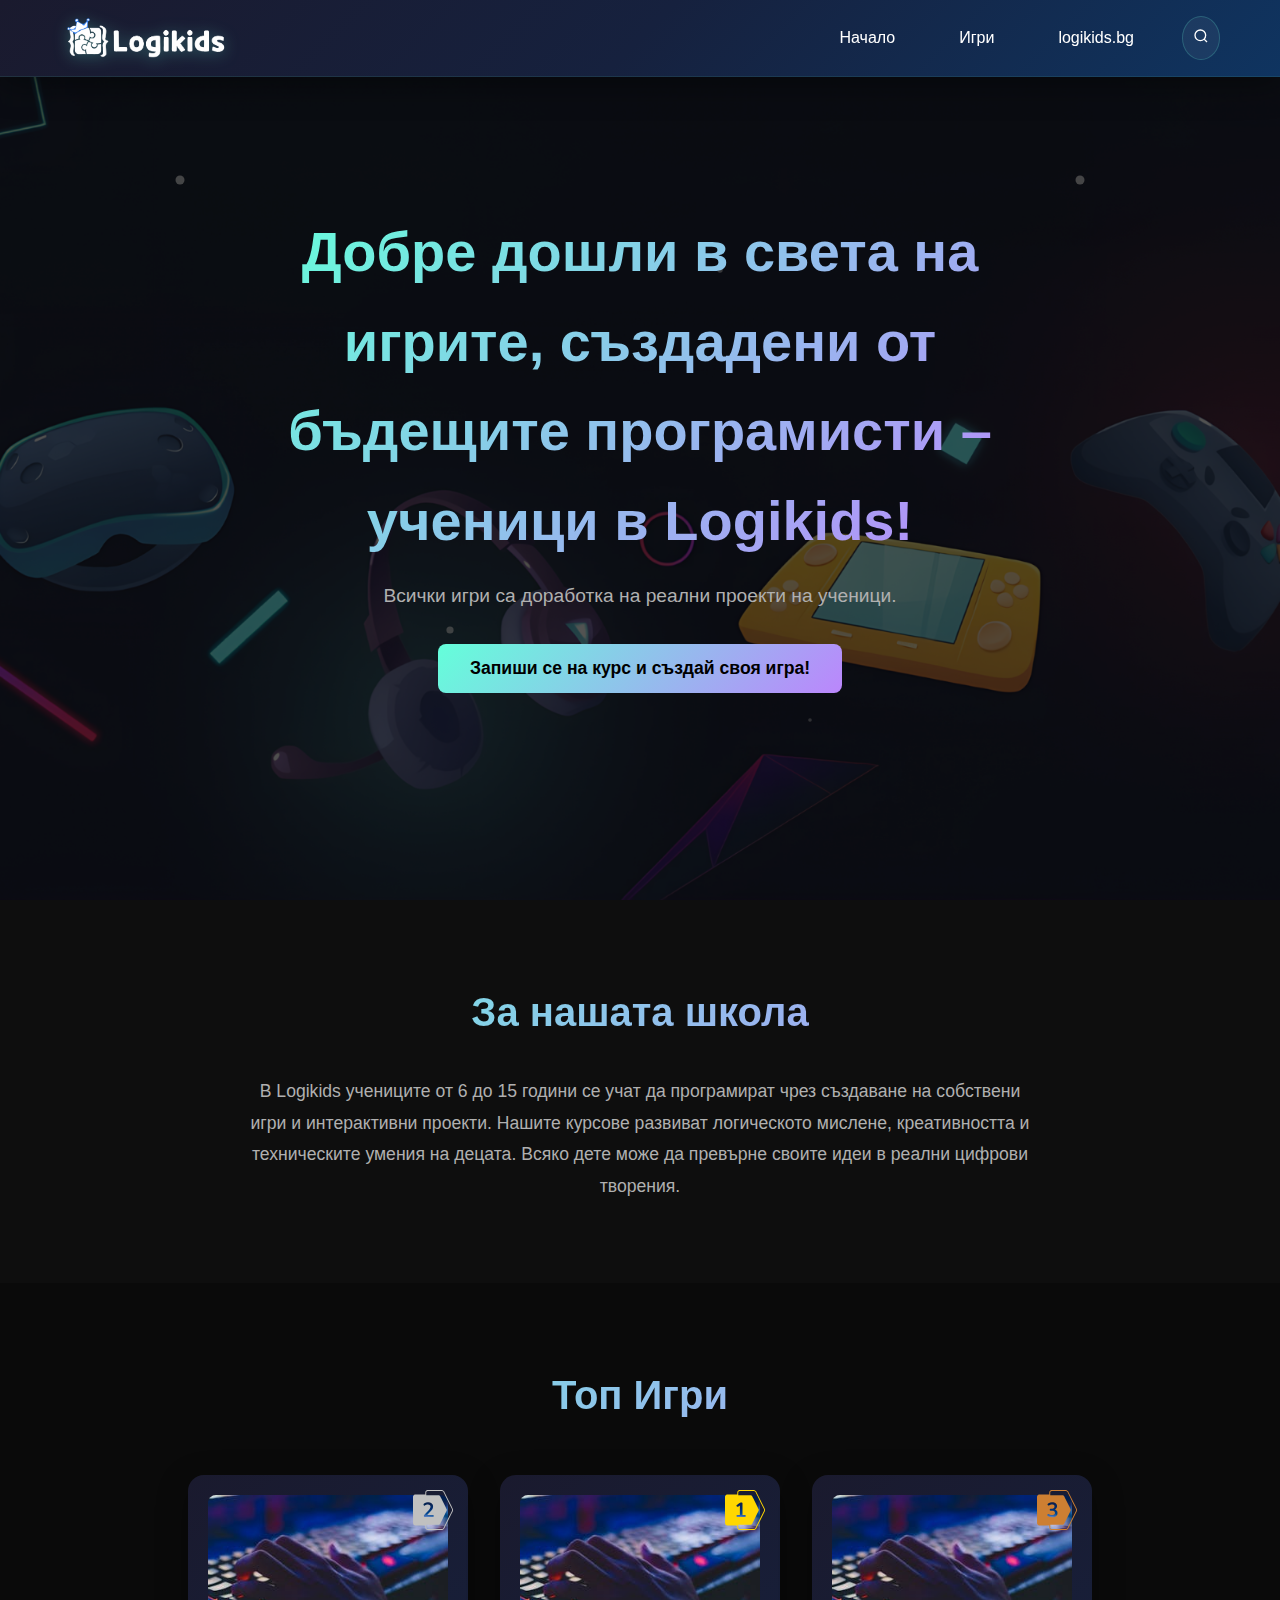
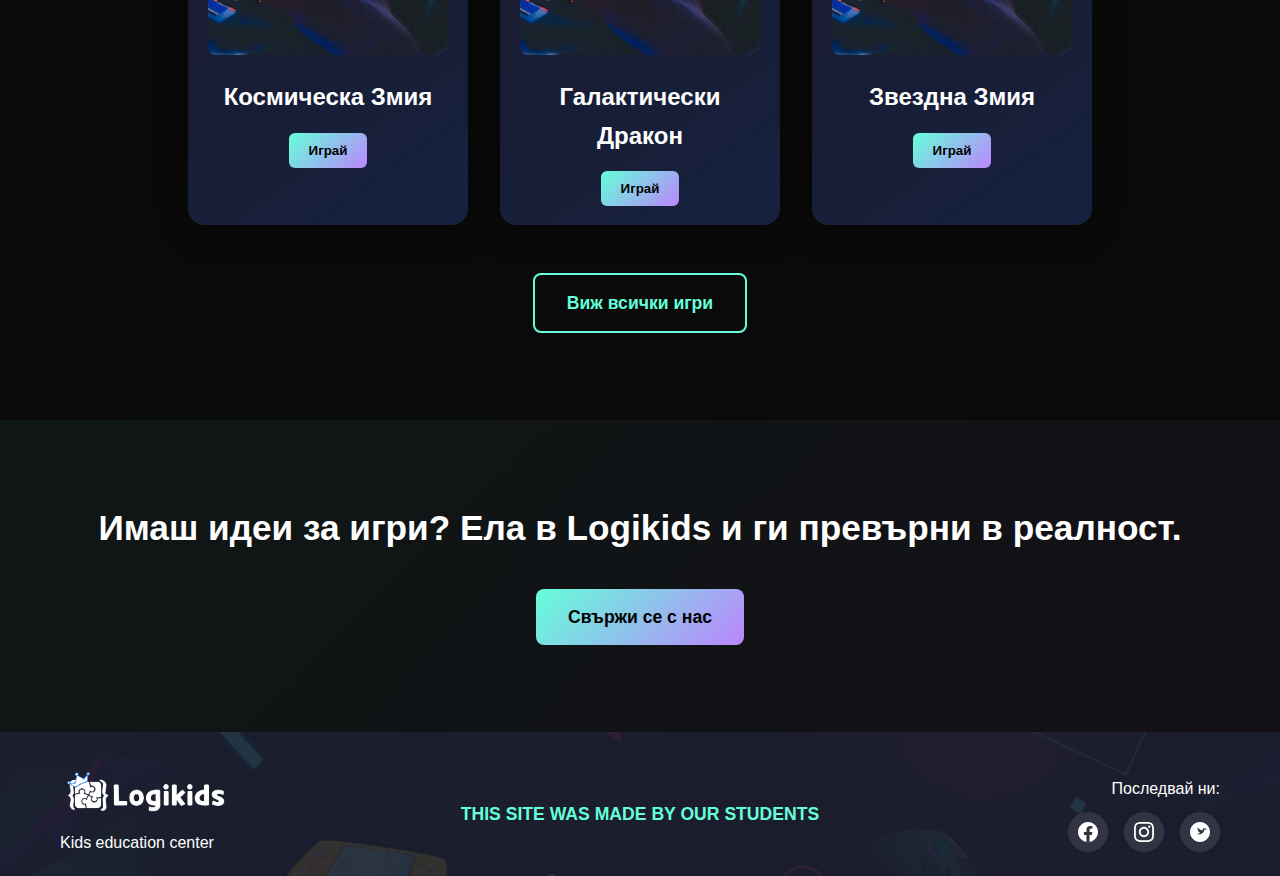
<file: index.html>
<!DOCTYPE html>
<html lang="bg">
<head>
    <meta charset="UTF-8">
    <meta name="viewport" content="width=device-width, initial-scale=1.0">
    <title>Logikids - Игри създадени от ученици</title>
    <link rel="stylesheet" href="style.css">
</head>
<body>
    <!-- Navigation -->
    <nav class="navbar">
        <div class="nav-container">
            <div class="nav-logo">
                <img src="public/logo.png" alt="Logikids" class="logo">
            </div>
            <button class="nav-toggle" onclick="toggleMobileMenu()">
                <span></span>
                <span></span>
                <span></span>
            </button>
            <ul class="nav-menu">
                <li><a href="#home" class="nav-link">Начало</a></li>
                <li><a href="games.html" class="nav-link">Игри</a></li>
                <li><a href="https://logikids.bg" target="_blank" class="nav-link">logikids.bg</a></li>
                <li class="search-container">
                    <button class="search-btn" onclick="toggleSearch()">
                        <svg width="16" height="16" viewBox="0 0 24 24" fill="none" stroke="currentColor" stroke-width="2">
                            <circle cx="11" cy="11" r="8"></circle>
                            <path d="m21 21-4.35-4.35"></path>
                        </svg>
                    </button>
                    <div class="search-bar" id="searchBar">
                        <input type="text" placeholder="Търси игри..." id="searchInput">
                        <div class="search-results" id="searchResults"></div>
                    </div>
                </li>
            </ul>
        </div>
    </nav>

    <!-- Hero Section -->
    <section id="home" class="hero">
        <div class="hero-content">
            <h1 class="hero-title">Добре дошли в света на игрите, създадени от бъдещите програмисти – ученици в Logikids!</h1>
            <p class="hero-subtitle">Всички игри са доработка на реални проекти на ученици.</p>
            <button class="cta-btn primary" onclick="scrollToContact()">Запиши се на курс и създай своя игра!</button>
        </div>
        <div class="stars"></div>
    </section>

    <!-- About Section -->
    <section class="about">
        <div class="container">
            <h2>За нашата школа</h2>
            <p>В Logikids учениците от 6 до 15 години се учат да програмират чрез създаване на собствени игри и интерактивни проекти. Нашите курсове развиват логическото мислене, креативността и техническите умения на децата. Всяко дете може да превърне своите идеи в реални цифрови творения.</p>
        </div>
    </section>

    <!-- Top Games Section -->
    <section class="top-games">
        <div class="container">
            <h2>Топ Игри</h2>
            <div class="games-podium">
                <!-- Games will be loaded dynamically -->
                <div class="game-card rank-2" id="rank-2-game">
                    <div class="rank-badge">
                        <svg xmlns="http://www.w3.org/2000/svg" xmlns:xlink="http://www.w3.org/1999/xlink" width="512" height="512" viewBox="0 0 512 512"><path fill="silver" d="M184.792 0L370.967 0C371.077 0.0596687 371.187 0.121567 371.299 0.179006C373.047 1.0759 375.712 1.10848 377.647 1.72177C385.145 4.10883 391.76 8.67709 396.648 14.8428C400.349 19.5577 402.81 25.0713 405.443 30.4169L413.38 46.5461L442.12 104.88L484.309 190.245C489.984 201.38 495.553 212.569 501.014 223.81C503.926 229.713 507.351 235.66 509.556 241.86C510.539 244.623 511.075 248.293 512 250.59L512 261.194C511.941 261.34 511.88 261.486 511.823 261.633C510.678 264.611 510.492 267.977 509.254 271.006C506.946 276.656 503.986 282.107 501.268 287.571L487.711 314.876L443.28 404.867L413.701 464.8L405.206 481.979C403.201 486.037 401.317 490.259 398.825 494.045C394.762 500.288 389.007 505.247 382.232 508.344C380.411 509.186 378.44 510.046 376.509 510.604C374.859 511.08 372.699 511.205 371.214 512L184.565 512C183.286 511.204 180.974 510.834 179.469 510.276C172.846 507.821 167.573 504.256 163.438 498.415C156.466 488.566 157.551 477.605 157.471 466.224C157.445 462.474 156.936 458.183 157.554 454.498C149.041 455.037 140.269 454.593 131.723 454.593L81.0758 454.587L46.8801 454.604C40.321 454.607 33.3375 455.093 26.8478 454.124C21.6559 453.349 16.3802 450.984 12.3119 447.67C6.69029 443.09 2.94673 437.11 1.44273 430.01C0.288241 424.56 0.755453 418.561 0.754176 413L0.725615 389.44L0.457881 296.512L0.301728 266.234C0.254447 261.36 0.527808 256.222 0.029256 251.381L0 251.121L0 84.0488C0.709018 82.6589 0.769162 80.7847 1.21573 79.2698C2.61746 74.5149 5.44196 69.5548 9.00922 66.097C13.3086 61.9295 19.214 58.9709 25.1172 57.9405C30.5683 56.989 36.5365 57.4405 42.0697 57.4477L69.5153 57.474L129.335 57.4746C138.759 57.473 148.227 57.2504 157.644 57.4372C157.284 53.1173 157.472 48.6989 157.459 44.3616C157.443 39.0096 157.159 33.4452 157.843 28.1355C158.184 25.5863 158.812 23.084 159.717 20.6762C162.525 13.099 168.32 5.87674 176.017 2.87315C178.321 1.97393 182.696 1.04922 184.453 0.176629C184.567 0.119879 184.679 0.0588763 184.792 0ZM169.374 68.0463C182.898 67.938 196.422 67.9094 209.947 67.9607L280.283 67.9589L314.03 67.9537C319.547 67.9513 326.02 67.422 331.411 68.2636C336.303 69.0274 340.373 71.1158 343.917 74.5849C346.047 76.6696 347.814 79.2888 349.228 81.9016C353.59 89.9679 357.4 98.4285 361.45 106.666L388.41 161.433L417.028 219.181L425.415 236.17C427.336 240.035 429.417 243.921 431.07 247.904C432.055 250.274 432.647 253.139 432.665 255.705C432.686 258.93 431.856 262.095 430.612 265.05C428.881 269.159 426.711 273.112 424.718 277.098C422.292 281.948 419.993 286.867 417.589 291.729L392.162 343.024L362.717 402.735C358.096 412.054 353.744 421.684 348.735 430.793C347.521 433.001 346.148 435.07 344.36 436.857C340.64 440.534 335.861 442.953 330.694 443.772C325.5 444.596 319.256 444.073 313.941 444.073L281.77 444.061L171.25 444.099C170.629 444.093 170.009 444.073 169.389 444.04L169.445 444.405C169.845 447.156 169.569 450.04 169.545 452.815L169.504 469.271C169.498 474.653 168.816 481.22 170.416 486.388C171.671 490.444 174.352 493.806 177.692 496.369C179.794 497.983 182.666 499.38 185.261 499.927C189.522 500.826 194.39 500.484 198.73 500.479L216.875 500.468L322.606 500.463L351.37 500.478C357.662 500.479 364.454 500.974 370.649 499.828C376.045 498.83 381.455 495.552 385.319 491.719C387.371 489.681 389.111 487.351 390.48 484.804C393.25 479.765 395.693 474.509 398.24 469.353L413.179 438.908L455.452 353.279L485.149 293.354C489.294 284.925 493.991 276.332 497.661 267.738C499.259 263.997 500.24 260.163 500.251 256.079C500.293 252.03 499.475 248.018 497.85 244.31C494.322 236.052 489.481 227.255 485.454 219.093L457.733 163.075L415.976 78.6377L399.365 44.8596C396.571 39.2097 393.891 33.4531 390.902 27.906C389.362 25.0471 387.749 22.3105 385.43 20.0082C381.402 16.0081 376.212 13.0869 370.6 12.1147C363.685 10.9169 356.028 11.5011 349.012 11.5029L313.01 11.5149L231.673 11.5211C218.645 11.5214 205.598 11.3565 192.572 11.5014C191.533 11.513 190.449 11.4947 189.417 11.601C183.177 12.1098 178.177 14.2025 174.103 19.0492C172.112 21.4485 170.729 24.2925 170.072 27.34C169.084 31.7413 169.486 36.6698 169.496 41.1665L169.546 59.9189C169.555 62.5484 169.862 65.4672 169.374 68.0463ZM186.625 346.546L234.108 346.556L246.629 346.557C249.511 346.556 252.627 346.748 255.469 346.259C257.973 345.828 260.579 344.47 262.374 342.702C265.21 339.909 266.144 335.913 266.074 332.052C266.007 328.404 264.983 324.613 262.242 322.043C260.157 320.089 257.531 319.483 254.777 319.145C250.926 318.672 246.876 318.848 243 318.85L224.965 318.872L198.885 318.88C194.171 318.88 189.403 318.694 184.699 318.933C184.008 318.967 183.319 319.014 182.631 319.074C182.69 318.985 182.747 318.894 182.807 318.806C185.946 314.197 191.644 309.459 195.541 305.201C205.451 294.376 215.948 284.168 225.813 273.302C245.838 251.246 261.239 228.766 255.691 197.462C253.548 185.37 246.85 175.45 236.836 168.51C223.932 159.568 206.184 157.623 190.846 158.36C175.761 158.871 159.982 163.259 146.819 170.631C143.887 172.273 140.939 173.926 138.623 176.41C136.017 179.209 134.619 182.922 134.735 186.745C134.851 190.376 136.46 194.359 139.156 196.804C141.181 198.641 144.483 200.368 147.291 200.243C152.429 200.014 158.578 194.688 163.281 192.553C165.76 191.428 168.354 190.262 170.957 189.468C184.577 185.309 204.415 183.977 215.97 193.743C220.997 197.992 223.218 204.487 223.692 210.86C224.872 226.734 216.126 240.454 206.192 251.957C200.594 258.439 194.503 264.485 188.642 270.722L163.714 297.404L152.29 309.566C148.221 313.946 143.907 318.188 140.991 323.473C139.269 326.593 138.725 330.397 138.949 333.915C139.162 337.256 140.704 341.111 143.295 343.326C145.014 344.795 147.134 345.498 149.321 345.904C154.536 346.873 160.066 346.532 165.358 346.529L186.625 346.546Z"/></svg>
                    </div>
                    <img src="" alt="">
                    <h3></h3>
                    <button class="play-btn">Играй</button>
                </div>
                
                <!-- First Place -->
                <div class="game-card rank-1" id="rank-1-game">
                    <div class="rank-badge">
                      <svg xmlns="http://www.w3.org/2000/svg" xmlns:xlink="http://www.w3.org/1999/xlink" width="512" height="512" viewBox="0 0 512 512"><path fill="#FFD700" d="M184.792 0L370.967 0C371.077 0.0596599 371.187 0.121549 371.299 0.17898C373.047 1.07582 375.712 1.10825 377.647 1.72164C385.145 4.10883 391.76 8.67727 396.648 14.8431C400.352 19.5617 402.814 25.0799 405.449 30.4295L413.401 46.5901L442.13 104.899L484.658 190.926L501.033 223.822C503.978 229.79 507.415 235.79 509.626 242.062C510.212 243.726 510.751 245.43 511.164 247.146C511.434 248.265 511.51 249.548 512 250.59L512 261.194C511.941 261.34 511.88 261.486 511.823 261.633C510.678 264.613 510.492 267.98 509.254 271.01C506.873 276.838 503.812 282.462 501.006 288.095L487.523 315.258L443.222 404.985L413.618 464.967L405.18 482.033C403.183 486.073 401.306 490.275 398.826 494.045C394.762 500.288 389.007 505.247 382.232 508.344C380.411 509.186 378.44 510.046 376.509 510.604C374.859 511.08 372.699 511.205 371.214 512L184.565 512C184.29 511.829 184.069 511.735 183.753 511.657C175.522 509.623 168.379 505.387 163.435 498.409C156.459 488.564 157.551 477.595 157.471 466.218C157.445 462.47 156.937 458.181 157.554 454.498C149.052 455.036 140.285 454.592 131.753 454.592L81.2191 454.587L47.059 454.604C40.4411 454.607 33.3943 455.1 26.8477 454.124C21.6562 453.35 16.3796 450.983 12.3118 447.669C6.68996 443.09 2.94674 437.11 1.44264 430.01C0.284844 424.544 0.755413 418.502 0.754167 412.924L0.725762 389.408L0.457988 296.508L0.301315 266.181C0.255045 261.326 0.525825 256.206 0.0292313 251.381L0 251.121L0 84.0507C0.706324 82.6547 0.766388 80.788 1.21495 79.27C2.62015 74.5148 5.4409 69.5562 9.009 66.0971C13.3076 61.9297 19.2147 58.9707 25.1172 57.9404C30.5682 56.989 36.5366 57.4405 42.0697 57.4477L69.5153 57.4739L129.335 57.4748C138.759 57.4732 148.227 57.2506 157.644 57.4372C157.284 53.1173 157.472 48.699 157.459 44.3616C157.443 39.0096 157.159 33.4452 157.843 28.1356C158.184 25.5866 158.812 23.0844 159.717 20.6768C162.526 13.0976 168.318 5.87862 176.017 2.87361C178.322 1.97408 182.696 1.04924 184.453 0.176624C184.567 0.119875 184.679 0.0588747 184.792 0ZM169.373 68.0461C182.883 67.9378 196.394 67.9094 209.904 67.9609L280.12 67.9589L313.988 67.9537C319.516 67.9512 326.012 67.4205 331.411 68.2636C336.302 69.0274 340.373 71.1161 343.917 74.5849C346.047 76.6696 347.814 79.2889 349.228 81.9015C353.6 89.9841 357.416 98.4633 361.475 106.717L388.409 161.431L416.321 217.734L425.395 236.164C427.283 239.979 429.34 243.795 431 247.713C432.028 250.139 432.647 253.076 432.662 255.712C432.682 258.967 431.843 262.162 430.574 265.14C428.784 269.342 426.567 273.382 424.533 277.469L417.17 292.575L390.867 345.639L362.268 403.64C357.734 412.785 353.488 422.303 348.508 431.205C347.314 433.338 345.899 435.337 344.152 437.054C340.526 440.618 335.537 443.097 330.499 443.816C324.973 444.605 318.758 444.079 313.147 444.071L279.814 444.059L205.858 444.062C194.208 444.062 182.514 444.287 170.868 444.094C170.375 444.083 169.882 444.066 169.39 444.041L169.446 444.405C169.84 447.12 169.57 449.958 169.546 452.695L169.505 469.22C169.499 474.617 168.813 481.205 170.415 486.388C171.669 490.444 174.353 493.807 177.692 496.369C179.795 497.983 182.666 499.38 185.261 499.927C189.522 500.826 194.39 500.484 198.73 500.479L216.875 500.468L322.606 500.463L351.37 500.478C357.662 500.479 364.454 500.974 370.649 499.828C376.046 498.83 381.455 495.552 385.319 491.718C387.371 489.681 389.11 487.351 390.48 484.805C393.25 479.767 395.691 474.512 398.237 469.358L413.228 438.808L455.605 352.964L484.639 294.397C488.999 285.554 493.852 276.676 497.699 267.614C499.299 263.843 500.256 260.046 500.249 255.934C500.276 251.947 499.463 248 497.861 244.349C493.85 235.231 489.038 226.318 484.615 217.388L458.719 165.088L415.686 78.0418L400.783 47.7295C397.218 40.516 390.559 25.1016 385.43 20.0082C381.402 16.0077 376.212 13.0869 370.6 12.1149C363.645 10.9104 355.953 11.5011 348.895 11.5029L312.872 11.5148L231.567 11.5208C218.574 11.5211 205.563 11.3578 192.572 11.5018C191.53 11.5133 190.446 11.4971 189.411 11.6009C183.174 12.1109 178.175 14.205 174.103 19.0492C172.113 21.4485 170.73 24.2924 170.072 27.34C169.084 31.7413 169.486 36.6698 169.496 41.1665L169.546 59.9189C169.555 62.5477 169.863 65.4681 169.373 68.0461ZM190.659 198.9C190.344 206.47 190.642 214.145 190.625 221.729L190.596 271.41L190.6 301.813C190.604 307.438 190.278 313.439 190.895 319.016C184.472 318.811 178.045 318.732 171.619 318.777C166.488 318.765 161.034 318.431 155.998 319.485C153.935 319.917 152.004 320.635 150.416 322.067C147.768 324.456 146.692 328.268 146.573 331.741C146.477 334.572 146.898 337.487 148.217 340.017C150.403 343.176 152.927 345.304 156.799 346.056C161.743 347.017 167.448 346.512 172.48 346.513L199.157 346.518L234.284 346.515C240.155 346.513 246.302 346.885 252.134 346.395C254.913 346.161 257.291 345.797 259.629 344.16C262.706 342.007 264.415 338.968 265.012 335.315C265.712 331.025 265.203 327.028 262.575 323.457C260.666 320.863 257.855 319.628 254.749 319.161C249.983 318.445 244.789 318.757 239.969 318.774C234.67 318.792 229.274 318.643 223.988 319.049L224.003 218.424L224.001 187.89C223.999 181.775 224.322 175.445 223.665 169.368C223.359 166.54 222.926 164.206 220.776 162.141C218.477 159.933 214.746 158.584 211.557 158.762C211.203 158.783 210.85 158.813 210.498 158.853C207.223 159.126 204.013 159.928 200.994 161.227C191.252 165.419 182.083 171.774 173.008 177.231L160.937 184.462C158.568 185.875 156.041 187.22 153.798 188.822C152.263 189.919 150.776 191.254 149.564 192.703C147.516 195.15 146.673 199 147.011 202.122C147.432 206.011 149.362 209.796 152.514 212.186C155.225 214.243 158.635 215.226 162.012 214.71C166.707 213.993 177.731 206.271 182.45 203.474C185.151 201.873 187.923 200.435 190.659 198.9Z"/></svg>
                    </div>
                    <img src="" alt="">
                    <h3></h3>
                    <button class="play-btn">Играй</button>
                </div>
                
                <!-- Third Place -->
                <div class="game-card rank-3" id="rank-3-game">
                    <div class="rank-badge">
                        <svg xmlns="http://www.w3.org/2000/svg" xmlns:xlink="http://www.w3.org/1999/xlink" width="512" height="512" viewBox="0 0 512 512"><path fill="#CD7F32" d="M184.792 0L370.967 0C371.077 0.0596697 371.187 0.121569 371.299 0.179009C373.047 1.07592 375.713 1.10828 377.647 1.72164C385.145 4.10888 391.76 8.67716 396.648 14.8428C400.352 19.5612 402.814 25.0798 405.449 30.4295L413.401 46.5901L442.13 104.899L485.354 192.351C490.718 202.84 495.968 213.387 501.104 223.989C504.06 229.961 507.451 235.935 509.673 242.22C510.411 244.308 511.32 249.165 512 250.589L512 261.191C511.941 261.338 511.881 261.484 511.824 261.632C510.683 264.617 510.487 267.977 509.251 271.011C506.905 276.767 503.882 282.318 501.111 287.88L487.331 315.644L441.18 409.111L412.947 466.316L404.868 482.662C402.972 486.497 401.181 490.466 398.826 494.045C394.835 500.18 389.207 505.076 382.579 508.181C380.661 509.096 378.556 510.013 376.509 510.603C374.859 511.08 372.699 511.205 371.214 512L184.565 512C184.29 511.829 184.069 511.735 183.753 511.657C175.522 509.623 168.379 505.387 163.435 498.409C156.459 488.564 157.551 477.595 157.471 466.218C157.445 462.47 156.937 458.181 157.554 454.498C149.008 455.035 140.199 454.592 131.623 454.591L81.0915 454.587L47.0221 454.604C40.4159 454.607 33.3827 455.099 26.8478 454.124C21.5408 453.332 16.1654 450.885 12.0461 447.451C6.56169 442.878 2.9241 437.003 1.44254 430.01C0.286861 424.554 0.755418 418.525 0.754186 412.958L0.725 389.188L0.459395 296.321L0.296721 265.624C0.249295 260.699 0.513901 255.527 0.0281856 250.631L0 250.372L0 84.0488C0.709302 82.6588 0.767351 80.7845 1.2149 79.2697C2.61964 74.515 5.44135 69.5557 9.00897 66.097C13.3076 61.9296 19.2147 58.9708 25.1172 57.9405C30.5603 56.9904 36.518 57.4404 42.043 57.4476L69.6791 57.4738L129.303 57.4746C138.737 57.4731 148.216 57.2497 157.644 57.4372C157.284 53.1173 157.472 48.6989 157.459 44.3616C157.443 39.0095 157.159 33.4452 157.843 28.1355C158.184 25.5865 158.812 23.0843 159.716 20.6768C162.525 13.0994 168.319 5.87648 176.017 2.87318C178.321 1.97422 182.697 1.04912 184.453 0.176626C184.567 0.119876 184.679 0.0588753 184.792 0ZM169.373 68.0459C182.882 67.938 196.391 67.9096 209.9 67.9609L280.192 67.9589L313.79 67.9538C319.295 67.9512 326.069 67.4294 331.411 68.2636C336.302 69.0275 340.374 71.1163 343.917 74.5849C346.047 76.6699 347.814 79.2885 349.227 81.9011C353.706 90.1817 357.615 98.8691 361.774 107.324L389.309 163.251L416.917 218.937L425.881 237.125C427.633 240.68 429.546 244.247 431.071 247.904C432.057 250.272 432.644 253.142 432.664 255.705C432.69 259.04 431.798 262.312 430.488 265.355C428.798 269.28 426.718 273.104 424.808 276.929C422.649 281.254 420.607 285.64 418.465 289.975L394.665 337.96L365.299 397.508L355.577 417.145C352.501 423.354 349.047 432.231 344.147 437.059C340.54 440.613 335.63 443.026 330.63 443.796C325.37 444.605 318.708 444.08 313.274 444.072L280.798 444.059L206.51 444.061C194.642 444.062 182.732 444.291 170.868 444.094C170.375 444.083 169.882 444.066 169.389 444.041L169.445 444.405C169.846 447.157 169.569 450.04 169.545 452.815L169.504 469.271C169.498 474.653 168.816 481.22 170.416 486.388C171.671 490.444 174.352 493.806 177.692 496.369C179.795 497.983 182.666 499.38 185.261 499.927C189.522 500.826 194.39 500.484 198.73 500.479L216.875 500.468L322.606 500.463L351.37 500.478C357.662 500.479 364.453 500.974 370.649 499.828C376.045 498.83 381.455 495.552 385.319 491.719C387.371 489.681 389.11 487.351 390.48 484.805C393.464 479.377 396.088 473.714 398.832 468.16L415.015 435.143L456.305 351.583L484.646 294.425C489.008 285.598 493.836 276.751 497.678 267.695C499.29 263.894 500.265 260.039 500.249 255.892C500.27 252.017 499.497 248.178 497.978 244.613C496.607 241.352 494.897 238.17 493.328 234.997L485.133 218.45L460.221 168.121L415.686 78.0419L400.783 47.7295C397.218 40.5163 390.559 25.1011 385.43 20.0082C381.402 16.008 376.212 13.0867 370.6 12.1148C363.619 10.9058 355.853 11.501 348.772 11.5031L312.887 11.5153L231.464 11.521C218.507 11.5212 205.532 11.3645 192.577 11.5013C191.535 11.5123 190.452 11.4949 189.417 11.601C183.177 12.1096 178.177 14.2026 174.104 19.0492C172.113 21.4485 170.73 24.2925 170.072 27.34C169.084 31.7413 169.486 36.6698 169.496 41.1665L169.546 59.9189C169.555 62.548 169.862 65.4674 169.373 68.0459ZM164.08 315.244C156.049 312.399 147.229 304.835 138.397 308.859C135.216 310.308 132.815 313.171 131.65 316.435C130.326 320.145 130.684 323.976 132.444 327.454C136.183 334.842 150.607 340.9 158.259 343.374C180.997 350.728 212.438 352.165 234.188 341.021C245.755 335.094 255.631 324.933 259.58 312.417C263.552 299.825 263.077 284.296 256.874 272.477C250.933 261.159 241.227 254.05 229.145 250.373C228.902 250.299 228.656 250.234 228.417 250.149C230.658 248.966 232.963 247.857 235.101 246.495C244.262 240.659 251.346 231.969 254.563 221.567C258.068 210.232 257.106 195.037 251.442 184.54C244.854 172.33 233.908 165.201 220.804 161.365C211.277 158.576 201.198 158.05 191.331 158.362C176.085 158.899 161.165 162.929 147.722 170.139C144.726 171.773 141.674 173.355 139.311 175.869C136.59 178.763 134.805 182.358 134.908 186.401C134.991 189.675 137.231 193.969 139.567 196.176C141.941 198.417 144.839 199.55 148.106 199.393C152.539 199.18 156.258 196.287 160.029 194.255C162.273 193.046 164.658 191.945 167.019 190.989C180.119 185.682 205.236 183.239 216.704 193.216C221.241 197.162 223.808 202.484 224.196 208.501C224.687 216.109 223.137 223.396 217.96 229.216C211.975 235.943 202.65 238.46 193.964 238.891C186.148 239.279 172.043 236.954 166.417 243.368C163.855 246.289 163.24 250.815 163.536 254.587C163.806 258.042 165.119 261.297 167.864 263.522C176.662 270.654 202.783 261.916 219.232 272.007C225.524 275.867 228.652 281.705 229.591 288.919C230.498 295.892 228.998 304.008 224.596 309.634C219.07 316.696 210.706 319.446 202.081 320.445C189.455 321.909 175.877 319.871 164.08 315.244Z"/></svg>
                    </div>
                    <img src="" alt="">
                    <h3></h3>
                    <button class="play-btn">Играй</button>
                </div>
            </div>
            <div class="view-all-games">
                <a href="games.html" class="cta-btn secondary">Виж всички игри</a>
            </div>
        </div>
    </section>

    <!-- Bottom CTA Section -->
    <section class="bottom-cta" id="contact">
        <div class="container">
            <h2>Имаш идеи за игри? Ела в Logikids и ги превърни в реалност.</h2>
            <a href="https://logikids.me/contact" target="_blank" class="cta-btn primary">Свържи се с нас</a>
        </div>
    </section>

    <!-- Footer -->
    <footer class="footer">
        <div class="container">
            <div class="footer-content">
                <div class="footer-left">
                    <img src="public/logo.png" alt="Logikids" class="footer-logo">
                    <p>Kids education center</p>
                </div>
                <div class="footer-center">
                    <p><strong>THIS SITE WAS MADE BY OUR STUDENTS</strong></p>
                </div>
                <div class="footer-right">
                    <p>Последвай ни:</p>
                    <div class="social-icons">
                        <a href="#" class="social-icon">
                            <svg viewBox="0 0 24 24" fill="currentColor">
                                <path d="M24 12.073c0-6.627-5.373-12-12-12s-12 5.373-12 12c0 5.99 4.388 10.954 10.125 11.854v-8.385H7.078v-3.47h3.047V9.43c0-3.007 1.792-4.669 4.533-4.669 1.312 0 2.686.235 2.686.235v2.953H15.83c-1.491 0-1.956.925-1.956 1.874v2.25h3.328l-.532 3.47h-2.796v8.385C19.612 23.027 24 18.062 24 12.073z"/>
                            </svg>
                        </a>
                        <a href="#" class="social-icon">
                            <svg viewBox="0 0 24 24" fill="currentColor">
                                <path d="M12 2.163c3.204 0 3.584.012 4.85.07 3.252.148 4.771 1.691 4.919 4.919.058 1.265.069 1.645.069 4.849 0 3.205-.012 3.584-.069 4.849-.149 3.225-1.664 4.771-4.919 4.919-1.266.058-1.644.07-4.85.07-3.204 0-3.584-.012-4.849-.07-3.26-.149-4.771-1.699-4.919-4.92-.058-1.265-.07-1.644-.07-4.849 0-3.204.013-3.583.07-4.849.149-3.227 1.664-4.771 4.919-4.919 1.266-.057 1.645-.069 4.849-.069zm0-2.163c-3.259 0-3.667.014-4.947.072-4.358.2-6.78 2.618-6.98 6.98-.059 1.281-.073 1.689-.073 4.948 0 3.259.014 3.668.072 4.948.2 4.358 2.618 6.78 6.98 6.98 1.281.058 1.689.072 4.948.072 3.259 0 3.668-.014 4.948-.072 4.354-.2 6.782-2.618 6.979-6.98.059-1.28.073-1.689.073-4.948 0-3.259-.014-3.667-.072-4.947-.196-4.354-2.617-6.78-6.979-6.98-1.281-.059-1.69-.073-4.949-.073zm0 5.838c-3.403 0-6.162 2.759-6.162 6.162s2.759 6.163 6.162 6.163 6.162-2.759 6.162-6.163c0-3.403-2.759-6.162-6.162-6.162zm0 10.162c-2.209 0-4-1.79-4-4 0-2.209 1.791-4 4-4s4 1.791 4 4c0 2.21-1.791 4-4 4zm6.406-11.845c-.796 0-1.441.645-1.441 1.44s.645 1.44 1.441 1.44c.795 0 1.439-.645 1.439-1.44s-.644-1.44-1.439-1.44z"/>
                            </svg>
                        </a>
                        <a href="#" class="social-icon">
                            <svg viewBox="0 0 24 24" fill="currentColor">
                                <path d="M12 0C5.374 0 0 5.373 0 12s5.374 12 12 12 12-5.373 12-12S18.626 0 12 0zm5.568 8.16c-.169 1.858-.896 3.433-2.188 4.72C13.935 14.16 12.358 14.8 10.5 14.8c-.896 0-1.752-.16-2.55-.457.825.097 1.668-.041 2.456-.414.788-.373 1.39-.897 1.802-1.576-.734-.014-1.355-.25-1.858-.708-.503-.458-.784-1.003-.844-1.635.234.045.484.071.75.078-.422-.281-.747-.656-.976-1.125-.229-.469-.343-.977-.343-1.524 0-.281.063-.557.188-.828.844 1.048 1.896 1.885 3.154 2.511C12.533 9.984 13.746 10.2 15 10.2c-.094-.422-.047-.852.14-1.291.187-.438.47-.805.85-1.102.38-.297.826-.445 1.34-.445.531 0 1.006.16 1.425.48.375-.074.73-.185 1.064-.334-.125.406-.375.745-.75 1.016.344-.04.672-.125.984-.25-.219.344-.5.656-.844.922-.031.156-.047.309-.047.457z"/>
                            </svg>
                        </a>
                    </div>
                </div>
            </div>
        </div>
    </footer>

    <!-- Modal -->
    <div class="modal-overlay" id="gameModal" onclick="closeModal()">
        <div class="modal-content" onclick="event.stopPropagation()">
            <button class="modal-close" onclick="closeModal()">&times;</button>
            <h3 id="modalTitle"></h3>
            <p id="modalInstructions"></p>
            <button class="play-btn primary" id="continueBtn">Продължи</button>
        </div>
    </div>

    <script src="script.js"></script>
</body>
</html>
</file>
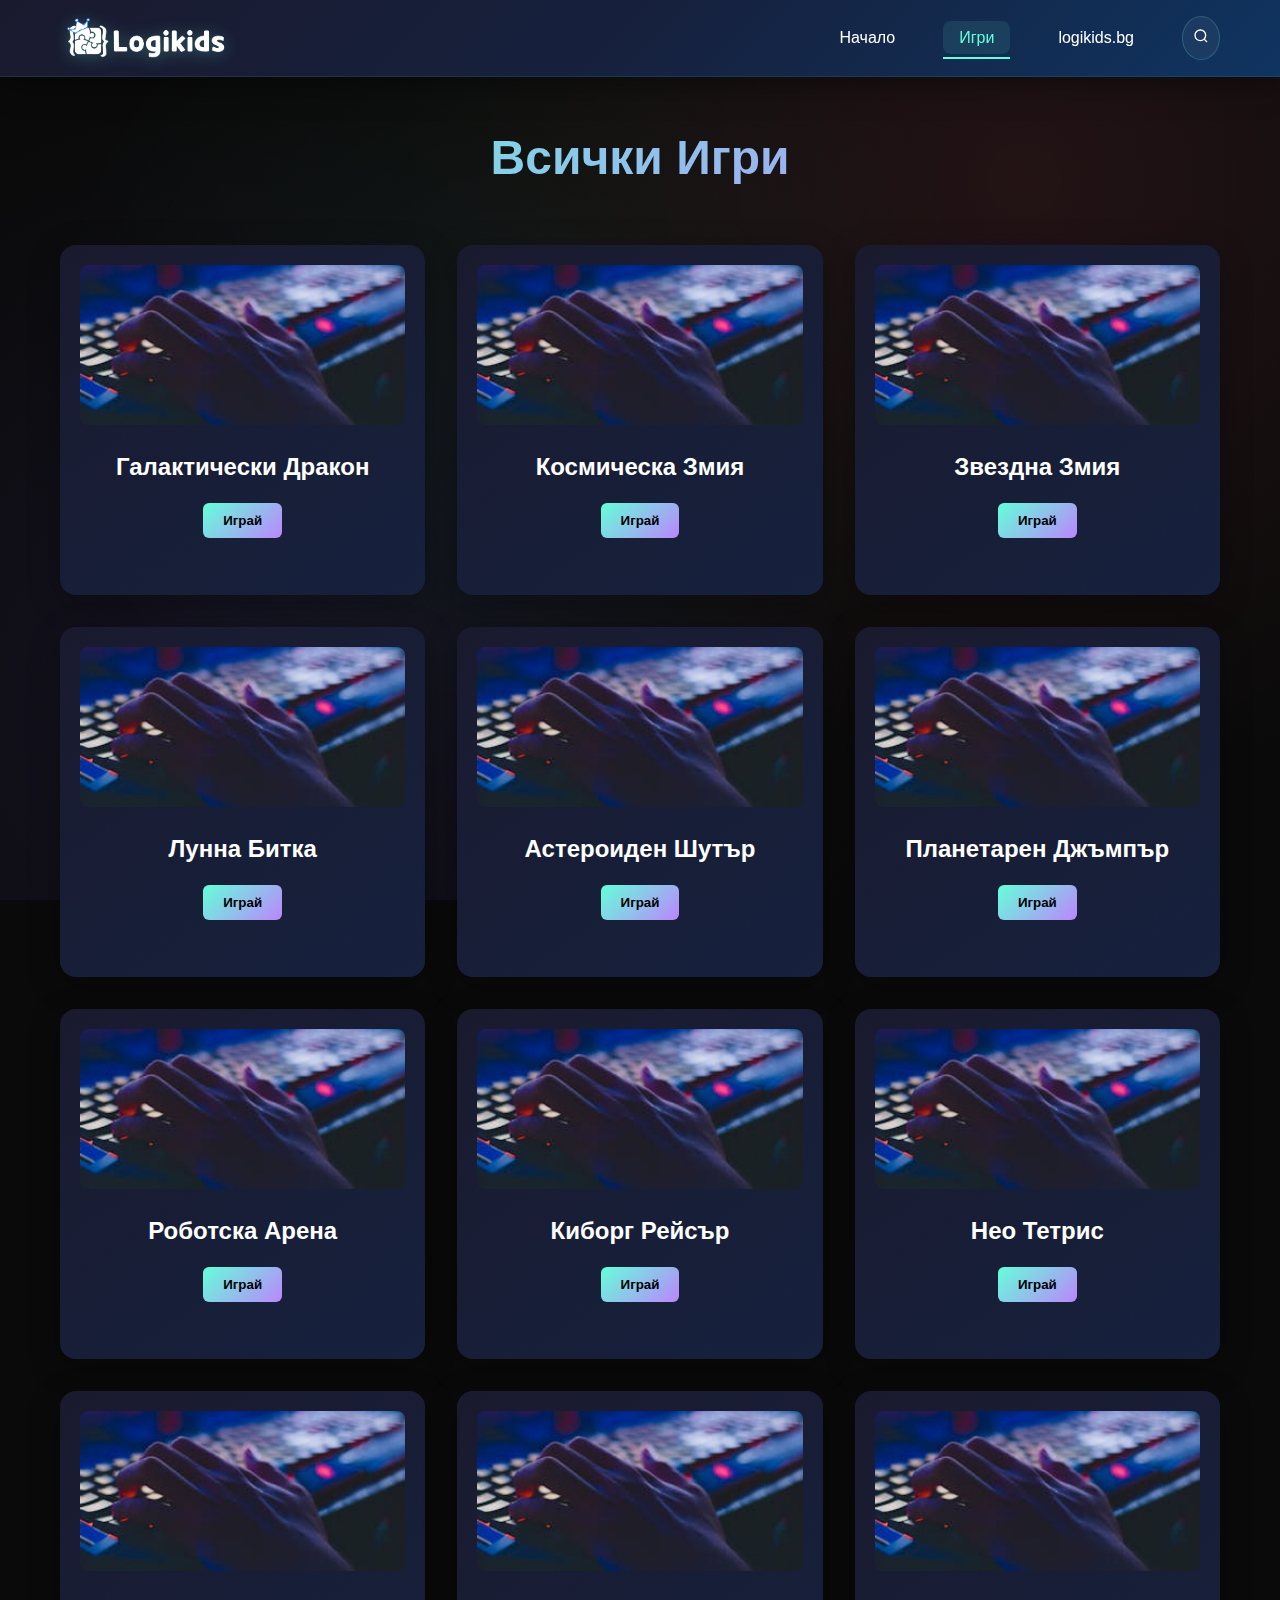
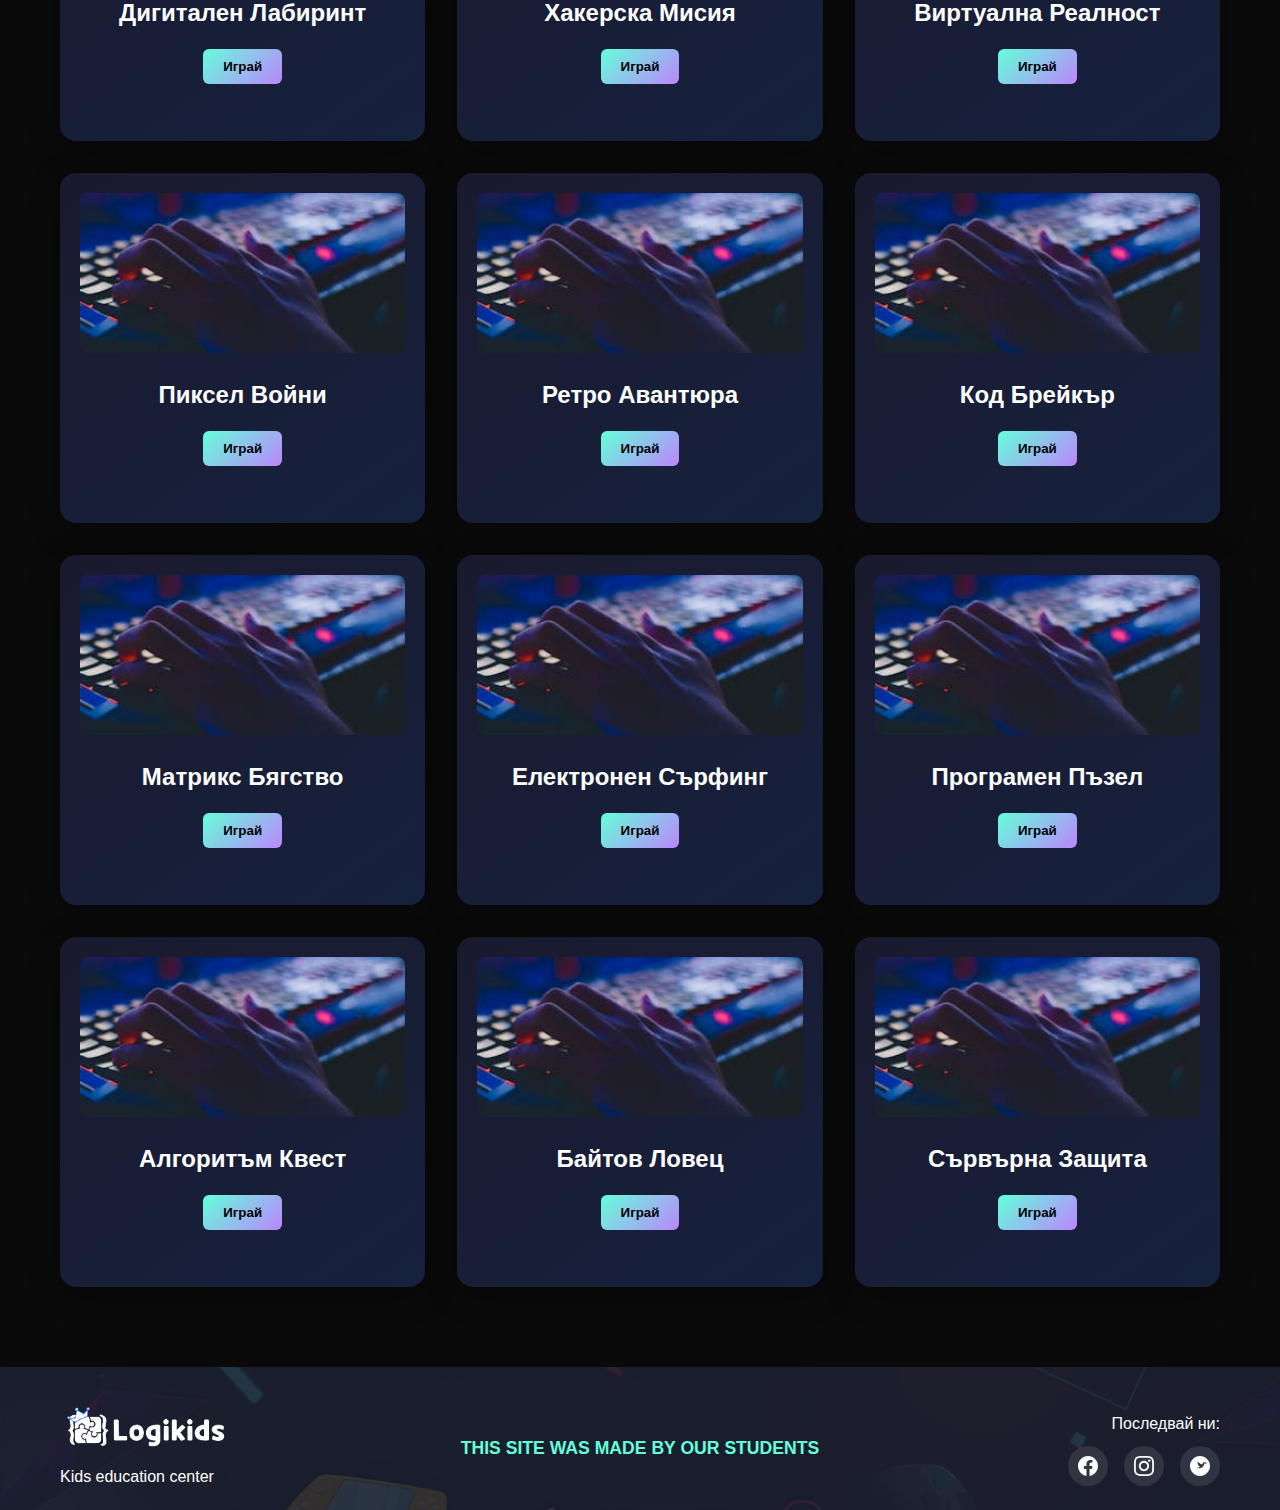
<file: games.html>
<!DOCTYPE html>
<html lang="bg">
<head>
    <meta charset="UTF-8">
    <meta name="viewport" content="width=device-width, initial-scale=1.0">
    <title>Игри - Logikids</title>
    <link rel="stylesheet" href="style.css">
</head>
<body>
    <!-- Navigation -->
    <nav class="navbar">
        <div class="nav-container">
            <div class="nav-logo">
                <img src="public/logo.png" alt="Logikids" class="logo">
            </div>
            <button class="nav-toggle" onclick="toggleMobileMenu()">
                <span></span>
                <span></span>
                <span></span>
            </button>
            <ul class="nav-menu">
                <li><a href="index.html" class="nav-link">Начало</a></li>
                <li><a href="games.html" class="nav-link active">Игри</a></li>
                <li><a href="https://logikids.bg" target="_blank" class="nav-link">logikids.bg</a></li>
                <li class="search-container">
                    <button class="search-btn" onclick="toggleSearch()">
                        <svg width="16" height="16" viewBox="0 0 24 24" fill="none" stroke="currentColor" stroke-width="2">
                            <circle cx="11" cy="11" r="8"></circle>
                            <path d="m21 21-4.35-4.35"></path>
                        </svg>
                    </button>
                    <div class="search-bar" id="searchBar">
                        <input type="text" placeholder="Търси игри..." id="searchInput" oninput="searchGames()">
                        <div class="search-results" id="searchResults"></div>
                    </div>
                </li>
            </ul>
        </div>
    </nav>

    <!-- Games Section -->
    <section class="games-page">
        <div class="container">
            <h1>Всички Игри</h1>
            <div class="games-grid" id="gamesGrid">
                <!-- Games will be loaded by JavaScript -->
            </div>
        </div>
    </section>

    <!-- Footer -->
    <footer class="footer">
        <div class="container">
            <div class="footer-content">
                <div class="footer-left">
                    <img src="public/logo.png" alt="Logikids" class="footer-logo">
                    <p>Kids education center</p>
                </div>
                <div class="footer-center">
                    <p><strong>THIS SITE WAS MADE BY OUR STUDENTS</strong></p>
                </div>
                <div class="footer-right">
                    <p>Последвай ни:</p>
                    <div class="social-icons">
                        <a href="#" class="social-icon">
                            <svg viewBox="0 0 24 24" fill="currentColor">
                                <path d="M24 12.073c0-6.627-5.373-12-12-12s-12 5.373-12 12c0 5.99 4.388 10.954 10.125 11.854v-8.385H7.078v-3.47h3.047V9.43c0-3.007 1.792-4.669 4.533-4.669 1.312 0 2.686.235 2.686.235v2.953H15.83c-1.491 0-1.956.925-1.956 1.874v2.25h3.328l-.532 3.47h-2.796v8.385C19.612 23.027 24 18.062 24 12.073z"/>
                            </svg>
                        </a>
                        <a href="#" class="social-icon">
                            <svg viewBox="0 0 24 24" fill="currentColor">
                                <path d="M12 2.163c3.204 0 3.584.012 4.85.07 3.252.148 4.771 1.691 4.919 4.919.058 1.265.069 1.645.069 4.849 0 3.205-.012 3.584-.069 4.849-.149 3.225-1.664 4.771-4.919 4.919-1.266.058-1.644.07-4.85.07-3.204 0-3.584-.012-4.849-.07-3.26-.149-4.771-1.699-4.919-4.92-.058-1.265-.07-1.644-.07-4.849 0-3.204.013-3.583.07-4.849.149-3.227 1.664-4.771 4.919-4.919 1.266-.057 1.645-.069 4.849-.069zm0-2.163c-3.259 0-3.667.014-4.947.072-4.358.2-6.78 2.618-6.98 6.98-.059 1.281-.073 1.689-.073 4.948 0 3.259.014 3.668.072 4.948.2 4.358 2.618 6.78 6.98 6.98 1.281.058 1.689.072 4.948.072 3.259 0 3.668-.014 4.948-.072 4.354-.2 6.782-2.618 6.979-6.98.059-1.28.073-1.689.073-4.948 0-3.259-.014-3.667-.072-4.947-.196-4.354-2.617-6.78-6.979-6.98-1.281-.059-1.69-.073-4.949-.073zm0 5.838c-3.403 0-6.162 2.759-6.162 6.162s2.759 6.163 6.162 6.163 6.162-2.759 6.162-6.163c0-3.403-2.759-6.162-6.162-6.162zm0 10.162c-2.209 0-4-1.79-4-4 0-2.209 1.791-4 4-4s4 1.791 4 4c0 2.21-1.791 4-4 4zm6.406-11.845c-.796 0-1.441.645-1.441 1.44s.645 1.44 1.441 1.44c.795 0 1.439-.645 1.439-1.44s-.644-1.44-1.439-1.44z"/>
                            </svg>
                        </a>
                        <a href="#" class="social-icon">
                            <svg viewBox="0 0 24 24" fill="currentColor">
                                <path d="M12 0C5.374 0 0 5.373 0 12s5.374 12 12 12 12-5.373 12-12S18.626 0 12 0zm5.568 8.16c-.169 1.858-.896 3.433-2.188 4.72C13.935 14.16 12.358 14.8 10.5 14.8c-.896 0-1.752-.16-2.55-.457.825.097 1.668-.041 2.456-.414.788-.373 1.39-.897 1.802-1.576-.734-.014-1.355-.25-1.858-.708-.503-.458-.784-1.003-.844-1.635.234.045.484.071.75.078-.422-.281-.747-.656-.976-1.125-.229-.469-.343-.977-.343-1.524 0-.281.063-.557.188-.828.844 1.048 1.896 1.885 3.154 2.511C12.533 9.984 13.746 10.2 15 10.2c-.094-.422-.047-.852.14-1.291.187-.438.47-.805.85-1.102.38-.297.826-.445 1.34-.445.531 0 1.006.16 1.425.48.375-.074.73-.185 1.064-.334-.125.406-.375.745-.75 1.016.344-.04.672-.125.984-.25-.219.344-.5.656-.844.922-.031.156-.047.309-.047.457z"/>
                            </svg>
                        </a>
                    </div>
                </div>
            </div>
        </div>
    </footer>

    <!-- Modal -->
    <div class="modal-overlay" id="gameModal" onclick="closeModal()">
        <div class="modal-content" onclick="event.stopPropagation()">
            <button class="modal-close" onclick="closeModal()">&times;</button>
            <h3 id="modalTitle"></h3>
            <p id="modalInstructions"></p>
            <button class="play-btn primary" id="continueBtn">Продължи</button>
        </div>
    </div>

    <script src="games-script.js"></script>
</body>
</html>
</file>
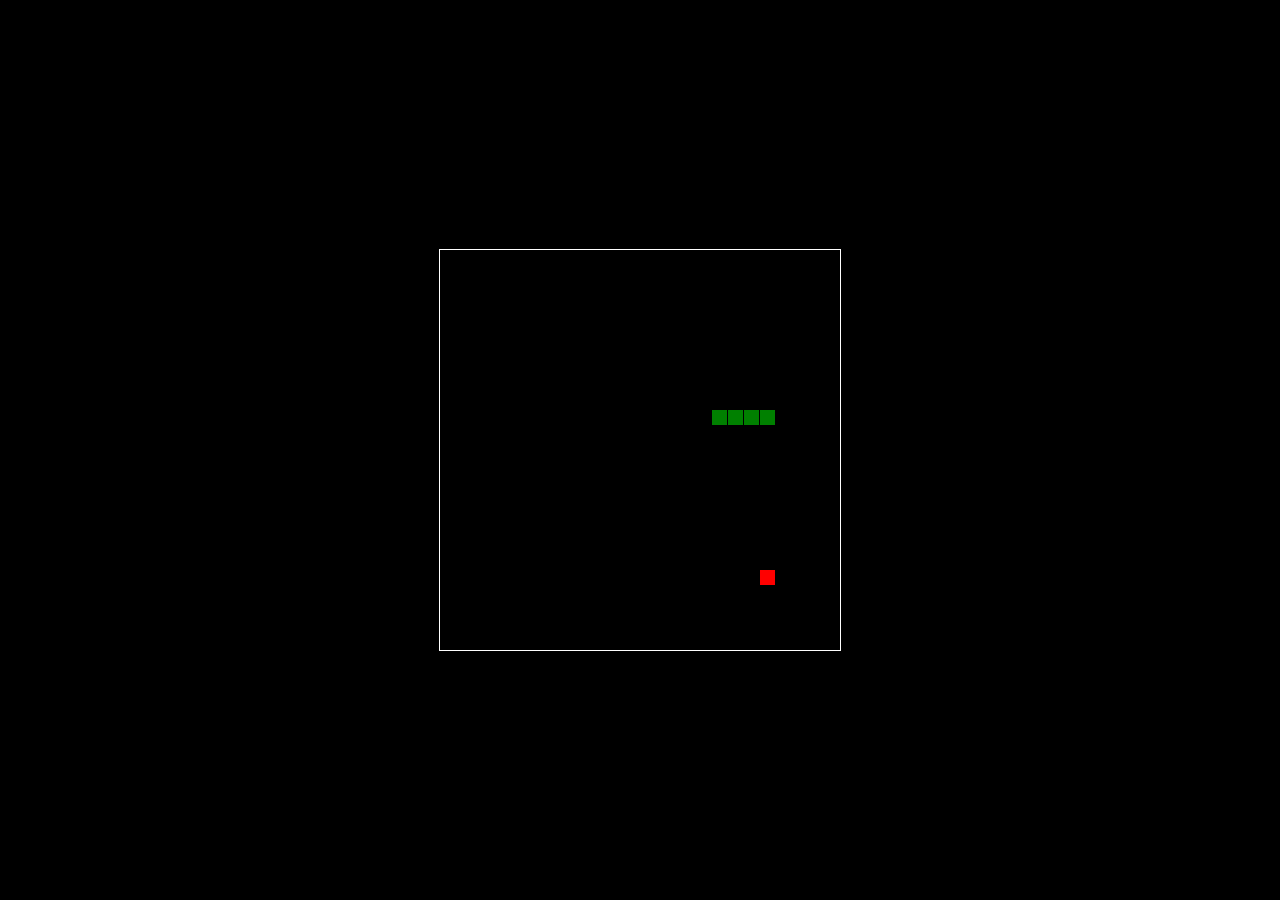
<file: games/snake.html>
<!DOCTYPE html>
<html>
<head>
    <title>Basic Snake HTML Game</title>
    <meta charset="UTF-8">
    <style>
        html, body {
            height: 100%;
            margin: 0;
        }
        body {
            background: black;
            display: flex;
            align-items: center;
            justify-content: center;
        }
        canvas {
            border: 1px solid white;
        }
    </style>
</head>
<body>
    <canvas width="400" height="400" id="game"></canvas>
    <script>
        var canvas = document.getElementById('game');
        var context = canvas.getContext('2d');
        
        // the canvas width & height, snake x & y, and the apple x & y, all need to be a multiples of the grid size in order for collision detection to work
        // (e.g. 16 * 25 = 400)
        var grid = 16;
        var count = 0;
        
        var snake = {
            x: 160,
            y: 160,
            
            // snake velocity. moves one grid length every frame in either the x or y direction
            dx: grid,
            dy: 0,
            
            // keep track of all grids the snake body occupies
            cells: [],
            
            // length of the snake. grows when eating an apple
            maxCells: 4
        };
        var apple = {
            x: 320,
            y: 320
        };
        
        // get random whole numbers in a specific range
        // @see https://stackoverflow.com/a/1527820/2124254
        function getRandomInt(min, max) {
            return Math.floor(Math.random() * (max - min)) + min;
        }
        
        // game loop
        function loop() {
            requestAnimationFrame(loop);
            
            // slow game loop to 15 fps instead of 60 (60/15 = 4)
            if (++count < 4) {
                return;
            }
            
            count = 0;
            context.clearRect(0,0,canvas.width,canvas.height);
            
            // move snake by it's velocity
            snake.x += snake.dx;
            snake.y += snake.dy;
            
            // wrap snake position horizontally on edge of screen
            if (snake.x < 0) {
                snake.x = canvas.width - grid;
            }
            else if (snake.x >= canvas.width) {
                snake.x = 0;
            }
            
            // wrap snake position vertically on edge of screen
            if (snake.y < 0) {
                snake.y = canvas.height - grid;
            }
            else if (snake.y >= canvas.height) {
                snake.y = 0;
            }
            
            // keep track of where snake has been. front of the array is always the head
            snake.cells.unshift({x: snake.x, y: snake.y});
            
            // remove cells as we move away from them
            if (snake.cells.length > snake.maxCells) {
                snake.cells.pop();
            }
            
            // draw apple
            context.fillStyle = 'red';
            context.fillRect(apple.x, apple.y, grid-1, grid-1);
            
            // draw snake one cell at a time
            context.fillStyle = 'green';
            snake.cells.forEach(function(cell, index) {
                
                // drawing 1 px smaller than the grid creates a grid effect in the snake body so you can see how long it is
                context.fillRect(cell.x, cell.y, grid-1, grid-1);
                
                // snake ate apple
                if (cell.x === apple.x && cell.y === apple.y) {
                    snake.maxCells++;
                    
                    // canvas is 400x400 which is 25x25 grids
                    apple.x = getRandomInt(0, 25) * grid;
                    apple.y = getRandomInt(0, 25) * grid;
                }
                
                // check collision with all cells after this one (modified bubble sort)
                for (var i = index + 1; i < snake.cells.length; i++) {
                    
                    // snake occupies same space as a body part. reset game
                    if (cell.x === snake.cells[i].x && cell.y === snake.cells[i].y) {
                        snake.x = 160;
                        snake.y = 160;
                        snake.cells = [];
                        snake.maxCells = 4;
                        snake.dx = grid;
                        snake.dy = 0;
                        
                        apple.x = getRandomInt(0, 25) * grid;
                        apple.y = getRandomInt(0, 25) * grid;
                    }
                }
            });
        }
        
        // listen to keyboard events to move the snake
        document.addEventListener('keydown', function(e) {
            // prevent snake from backtracking on itself by checking that it's
            // not already moving on the same axis (pressing left while moving
            // left won't do anything, and pressing right while moving left
            // shouldn't let you collide with your own body)
            
            // left arrow key
            if (e.which === 37 && snake.dx === 0) {
                snake.dx = -grid;
                snake.dy = 0;
            }
            // up arrow key
            else if (e.which === 38 && snake.dy === 0) {
                snake.dy = -grid;
                snake.dx = 0;
            }
            // right arrow key
            else if (e.which === 39 && snake.dx === 0) {
                snake.dx = grid;
                snake.dy = 0;
            }
            // down arrow key
            else if (e.which === 40 && snake.dy === 0) {
                snake.dy = grid;
                snake.dx = 0;
            }
        });
        
        // start the game
        requestAnimationFrame(loop);
    </script>
</body>
</html>
</file>
<file: style.css>
* {
    margin: 0;
    padding: 0;
    box-sizing: border-box;
}

body {
    font-family: 'Inter', -apple-system, BlinkMacSystemFont, 'Segoe UI', Roboto, sans-serif;
    background: #0a0a0a;
    color: #ffffff;
    line-height: 1.6;
    background-image: 
        radial-gradient(circle at 20% 80%, rgba(120, 100, 255, 0.1) 0%, transparent 50%),
        radial-gradient(circle at 80% 20%, rgba(255, 100, 120, 0.1) 0%, transparent 50%),
        radial-gradient(circle at 40% 40%, rgba(100, 255, 180, 0.05) 0%, transparent 50%);
    background-attachment: fixed;
}

.container {
    max-width: 1200px;
    margin: 0 auto;
    padding: 0 20px;
}

/* Navigation */
.navbar {
    background: linear-gradient(135deg, #1a1a2e 0%, #16213e 50%, #0f3460 100%);
    padding: 1rem 0;
    position: fixed;
    width: 100%;
    top: 0;
    z-index: 1000;
    backdrop-filter: blur(10px);
    box-shadow: 0 8px 32px rgba(0, 0, 0, 0.4);
    border-bottom: 1px solid rgba(100, 255, 218, 0.1);
}

.nav-container {
    max-width: 1200px;
    margin: 0 auto;
    padding: 0 20px;
    display: flex;
    justify-content: space-between;
    align-items: center;
}

.nav-logo {
    display: flex;
    align-items: center;
    gap: 0.5rem;
}

.logo {
    height: 40px;
    width: auto;
    filter: drop-shadow(0 2px 8px rgba(100, 255, 218, 0.3));
    transition: filter 0.3s ease;
}

.logo:hover {
    filter: drop-shadow(0 4px 12px rgba(100, 255, 218, 0.5));
}

.nav-menu {
    display: flex;
    list-style: none;
    align-items: center;
    gap: 2rem;
}

.nav-link {
    color: #ffffff;
    text-decoration: none;
    font-weight: 500;
    transition: color 0.3s ease;
    position: relative;
    padding: 0.5rem 1rem;
    border-radius: 8px;
    transition: all 0.3s ease;
}

.nav-link:hover,
.nav-link.active {
    color: #64ffda;
    background: rgba(100, 255, 218, 0.1);
    transform: translateY(-1px);
}

.nav-link::after {
    content: '';
    position: absolute;
    width: 0;
    height: 2px;
    bottom: -5px;
    left: 0;
    background-color: #64ffda;
    transition: width 0.3s ease;
}

.nav-link:hover::after,
.nav-link.active::after {
    width: 100%;
}

.search-container {
    position: relative;
}

.search-btn {
    background: none;
    border: none;
    color: #ffffff;
    font-size: 1.2rem;
    cursor: pointer;
    padding: 10px;
    border-radius: 50%;
    transition: background 0.3s ease;
    background: rgba(255, 255, 255, 0.05);
    border: 1px solid rgba(100, 255, 218, 0.2);
}

.search-btn:hover {
    background: rgba(100, 255, 218, 0.2);
    border-color: #64ffda;
    transform: scale(1.1);
}

.search-bar {
    position: absolute;
    top: 100%;
    right: 0;
    background: linear-gradient(145deg, #2a2d42, #1e2139);
    border-radius: 12px;
    padding: 1rem;
    min-width: 300px;
    box-shadow: 0 12px 40px rgba(0, 0, 0, 0.5);
    display: none;
    z-index: 1001;
    border: 1px solid rgba(100, 255, 218, 0.2);
}

.search-bar.active {
    display: block;
}

.search-bar input {
    width: 100%;
    padding: 10px;
    border: 1px solid rgba(100, 255, 218, 0.3);
    border-radius: 8px;
    background: rgba(26, 26, 26, 0.8);
    color: #ffffff;
    font-size: 14px;
    transition: all 0.3s ease;
}

.search-bar input:focus {
    outline: none;
    border-color: #64ffda;
    box-shadow: 0 0 0 2px rgba(100, 255, 218, 0.2);
}

.search-results {
    margin-top: 10px;
    max-height: 200px;
    overflow-y: auto;
}

.search-result-item {
    padding: 8px;
    cursor: pointer;
    border-radius: 4px;
    transition: background 0.3s ease;
}

.search-result-item:hover {
    background: rgba(255, 255, 255, 0.1);
}

/* Mobile Navigation */
.nav-toggle {
    display: none;
    background: none;
    border: none;
    color: #ffffff;
    font-size: 1.5rem;
    cursor: pointer;
    padding: 0.5rem;
    border-radius: 4px;
    transition: all 0.3s ease;
}

.nav-toggle:hover {
    background: rgba(100, 255, 218, 0.1);
    color: #64ffda;
}

.nav-toggle span {
    display: block;
    width: 25px;
    height: 3px;
    background: currentColor;
    margin: 5px 0;
    transition: 0.3s;
    border-radius: 2px;
}

/* Hero Section */
.hero {
    height: 100vh;
    display: flex;
    align-items: center;
    justify-content: center;
    text-align: center;
    position: relative;
    overflow: hidden;
    background-image: url('public/Logikids games landing 1.png');
    background-size: cover;
    background-position: center;
    background-repeat: no-repeat;
}

.hero::before {
    content: '';
    position: absolute;
    top: 0;
    left: 0;
    right: 0;
    bottom: 0;
    background: rgba(10, 10, 10, 0.7);
    z-index: 1;
}

.hero-content {
    z-index: 3;
    max-width: 800px;
    padding: 0 20px;
}

.hero-title {
    font-size: clamp(2rem, 5vw, 3.5rem);
    font-weight: 700;
    margin-bottom: 1rem;
    background: linear-gradient(135deg, #64ffda, #bb86fc);
    -webkit-background-clip: text;
    -webkit-text-fill-color: transparent;
    background-clip: text;
}

.hero-subtitle {
    font-size: 1.2rem;
    margin-bottom: 2rem;
    color: #b0b0b0;
}

.cta-btn {
    padding: 14px 32px;
    font-size: 1.1rem;
    font-weight: 600;
    border: none;
    border-radius: 8px;
    cursor: pointer;
    transition: all 0.3s ease;
    text-decoration: none;
    display: inline-block;
    position: relative;
    overflow: hidden;
}

.cta-btn.primary {
    background: linear-gradient(135deg, #64ffda, #bb86fc);
    color: #000000;
}

.cta-btn.secondary {
    background: transparent;
    border: 2px solid #64ffda;
    color: #64ffda;
}

.cta-btn:hover {
    transform: translateY(-2px);
    box-shadow: 0 8px 25px rgba(100, 255, 218, 0.3);
}

.stars {
    position: absolute;
    top: 0;
    left: 0;
    width: 100%;
    height: 100%;
    background: url('data:image/svg+xml,<svg xmlns="http://www.w3.org/2000/svg" viewBox="0 0 100 100"><circle cx="20" cy="20" r="0.5" fill="%23ffffff" opacity="0.8"/><circle cx="80" cy="30" r="0.3" fill="%23ffffff" opacity="0.6"/><circle cx="50" cy="70" r="0.4" fill="%23ffffff" opacity="0.7"/><circle cx="90" cy="80" r="0.2" fill="%23ffffff" opacity="0.5"/></svg>') repeat;
    animation: twinkle 3s ease-in-out infinite alternate;
}

@keyframes twinkle {
    0% { opacity: 0.3; }
    100% { opacity: 1; }
}

/* About Section */
.about {
    padding: 80px 0;
    background: rgba(255, 255, 255, 0.02);
}

.about h2 {
    font-size: 2.5rem;
    text-align: center;
    margin-bottom: 2rem;
    background: linear-gradient(135deg, #64ffda, #bb86fc);
    -webkit-background-clip: text;
    -webkit-text-fill-color: transparent;
    background-clip: text;
}

.about p {
    font-size: 1.1rem;
    line-height: 1.8;
    text-align: center;
    color: #b0b0b0;
    max-width: 800px;
    margin: 0 auto;
}

/* Top Games Section */
.top-games {
    padding: 80px 0;
}

.top-games h2 {
    font-size: 2.5rem;
    text-align: center;
    margin-bottom: 3rem;
    background: linear-gradient(135deg, #64ffda, #bb86fc);
    -webkit-background-clip: text;
    -webkit-text-fill-color: transparent;
    background-clip: text;
}

.games-podium {
    display: flex;
    justify-content: center;
    align-items: center;
    gap: 2rem;
    margin-bottom: 3rem;
    flex-wrap: wrap;
}

.game-card {
    background: linear-gradient(145deg, #1a1a2e, #16213e);
    border-radius: 16px;
    padding: 20px;
    text-align: center;
    transition: all 0.3s ease;
    position: relative;
    overflow: hidden;
    box-shadow: 0 8px 32px rgba(0, 0, 0, 0.3);
}

.game-card::before {
    content: '';
    position: absolute;
    top: 0;
    left: 0;
    right: 0;
    bottom: 0;
    background: linear-gradient(135deg, rgba(100, 255, 218, 0.1), rgba(187, 134, 252, 0.1));
    opacity: 0;
    transition: opacity 0.3s ease;
}

.game-card:hover::before {
    opacity: 1;
}

.game-card:hover {
    transform: translateY(-10px);
    box-shadow: 0 20px 40px rgba(100, 255, 218, 0.2);
}

.rank-1, .rank-2, .rank-3 {
    width: 280px;
    height: 350px;
}

.rank-badge {
    position: absolute;
    top: 15px;
    right: 15px;
    width: 40px;
    height: 40px;
    display: flex;
    align-items: center;
    justify-content: center;
    z-index: 2;
}

.rank-badge svg {
    width: 100%;
    height: 100%;
}

.game-card img {
    width: 100%;
    height: 160px;
    object-fit: cover;
    border-radius: 8px;
    margin-bottom: 1rem;
}

.game-card h3 {
    font-size: 1.5rem;
    margin-bottom: 1rem;
    color: #ffffff;
    z-index: 2;
    position: relative;
}

.play-btn {
    background: linear-gradient(135deg, #64ffda, #bb86fc);
    color: #000000;
    border: none;
    padding: 10px 20px;
    border-radius: 6px;
    font-weight: 600;
    cursor: pointer;
    transition: all 0.3s ease;
    z-index: 2;
    position: relative;
}

.play-btn:hover {
    transform: translateY(-2px);
    box-shadow: 0 6px 20px rgba(100, 255, 218, 0.4);
}

.view-all-games {
    text-align: center;
    margin-top: 3rem;
}

/* Games Page */
.games-page {
    padding: 120px 0 80px 0;
    min-height: 100vh;
}

.games-page h1 {
    font-size: 3rem;
    text-align: center;
    margin-bottom: 3rem;
    background: linear-gradient(135deg, #64ffda, #bb86fc);
    -webkit-background-clip: text;
    -webkit-text-fill-color: transparent;
    background-clip: text;
}

.games-grid {
    display: grid;
    grid-template-columns: repeat(auto-fill, minmax(280px, 1fr));
    gap: 2rem;
}

.games-grid .game-card {
    width: 100%;
    height: 350px;
}

.games-grid .game-card img {
    height: 160px;
}

/* Bottom CTA */
.bottom-cta {
    padding: 80px 0;
    text-align: center;
    background: linear-gradient(135deg, rgba(100, 255, 218, 0.05), rgba(187, 134, 252, 0.05));
}

.bottom-cta h2 {
    font-size: 2.2rem;
    margin-bottom: 2rem;
    color: #ffffff;
}

/* Footer */
.footer {
    background-image: url('public/Logikids footer empty.png');
    background-size: cover;
    background-position: center;
    background-repeat: no-repeat;
    padding: 40px 0 20px 0;
    position: relative;
}

.footer::before {
    content: '';
    position: absolute;
    top: 0;
    left: 0;
    right: 0;
    bottom: 0;
    background: rgba(28, 31, 46, 0.9);
    z-index: 1;
}

.footer .container {
    position: relative;
    z-index: 2;
}

.footer-content {
    display: grid;
    grid-template-columns: 1fr 2fr 1fr;
    gap: 2rem;
    align-items: center;
}

.footer-left {
    text-align: left;
}

.footer-logo {
    height: 40px;
    margin-bottom: 10px;
}

.footer-center {
    text-align: center;
}

.footer-center p {
    font-size: 1.1rem;
    color: #64ffda;
}

.footer-right {
    text-align: right;
}

.social-icons {
    display: flex;
    gap: 1rem;
    justify-content: flex-end;
    margin-top: 10px;
}

.social-icon {
    display: inline-block;
    width: 40px;
    height: 40px;
    display: flex;
    align-items: center;
    justify-content: center;
    border-radius: 50%;
    background: rgba(255, 255, 255, 0.1);
    color: #ffffff;
    text-decoration: none;
    transition: all 0.3s ease;
}

.social-icon svg {
    width: 20px;
    height: 20px;
    fill: currentColor;
}

.social-icon:hover {
    background: #64ffda;
    color: #000000;
    transform: translateY(-2px);
}

/* Modal */
.modal-overlay {
    position: fixed;
    top: 0;
    left: 0;
    width: 100%;
    height: 100%;
    background: rgba(0, 0, 0, 0.8);
    display: none;
    justify-content: center;
    align-items: center;
    z-index: 2000;
    backdrop-filter: blur(5px);
}

.modal-overlay.active {
    display: flex;
}

.modal-content {
    background: linear-gradient(145deg, #1a1a2e, #16213e);
    padding: 2rem;
    border-radius: 16px;
    max-width: 500px;
    width: 90%;
    text-align: center;
    position: relative;
    box-shadow: 0 20px 60px rgba(0, 0, 0, 0.5);
    border: 1px solid rgba(100, 255, 218, 0.2);
}

.modal-close {
    position: absolute;
    top: 10px;
    right: 15px;
    background: none;
    border: none;
    color: #ffffff;
    font-size: 2rem;
    cursor: pointer;
    transition: color 0.3s ease;
}

.modal-close:hover {
    color: #64ffda;
}

.modal-content h3 {
    font-size: 1.8rem;
    margin-bottom: 1rem;
    color: #64ffda;
}

.modal-content p {
    font-size: 1.1rem;
    margin-bottom: 2rem;
    color: #b0b0b0;
    line-height: 1.6;
}

/* Responsive Design */
@media (max-width: 768px) {
    .nav-toggle {
        display: block;
    }
    
    .nav-menu {
        position: fixed;
        top: 100%;
        left: 0;
        width: 100%;
        background: linear-gradient(135deg, #1a1a2e 0%, #16213e 100%);
        flex-direction: column;
        padding: 2rem 0;
        transform: translateY(-100%);
        opacity: 0;
        visibility: hidden;
        transition: all 0.3s ease;
        border-top: 1px solid rgba(100, 255, 218, 0.2);
    }
    
    .nav-menu.active {
        transform: translateY(0);
        opacity: 1;
        visibility: visible;
    }
    
    .nav-menu li {
        margin: 0.5rem 0;
    }
    
    .search-container {
        order: -1;
        margin-bottom: 1rem;
    }
    
    .search-bar {
        position: static;
        display: block;
        min-width: auto;
        width: 90%;
        margin: 0 auto;
        box-shadow: none;
        background: rgba(42, 45, 66, 0.9);
    }
    
    .hero-title {
        font-size: 2.5rem;
    }
    
    .hero-subtitle {
        font-size: 1rem;
    }
    
    .container {
        padding: 0 15px;
    }
    
    .games-podium {
        flex-direction: column;
        align-items: center;
        gap: 1.5rem;
    }
    
    .rank-1, .rank-2, .rank-3 {
        width: 100%;
        max-width: 300px;
        height: 380px;
    }
    
    .footer-content {
        grid-template-columns: 1fr;
        text-align: center;
        gap: 1rem;
    }
    
    .social-icons {
        justify-content: center;
    }
}

@media (max-width: 480px) {
    .navbar {
        padding: 0.75rem 0;
    }
    
    .nav-container {
        padding: 0 15px;
    }
    
    .logo {
        height: 35px;
    }
    
    .hero-title {
        font-size: 2.2rem;
        line-height: 1.2;
    }
    
    .hero-subtitle {
        font-size: 0.95rem;
    }
    
    .cta-btn {
        padding: 12px 24px;
        font-size: 1rem;
    }
    
    .about, .top-games, .bottom-cta {
        padding: 60px 0;
    }
    
    .about h2, .top-games h2, .bottom-cta h2 {
        font-size: 2rem;
    }
    
    .about p {
        font-size: 1rem;
    }
    
    .games-grid {
        grid-template-columns: 1fr;
    }
    
    .rank-1, .rank-2, .rank-3 {
        max-width: 280px;
        height: 360px;
    }
    
    .modal-content {
        margin: 1rem;
        padding: 1.5rem;
    }
    
    .modal-content h3 {
        font-size: 1.5rem;
    }
    
    .modal-content p {
        font-size: 1rem;
    }
}

@media (max-width: 360px) {
    .hero-title {
        font-size: 1.8rem;
    }
    
    .rank-1, .rank-2, .rank-3 {
        height: 340px;
    }
    
    .game-card h3 {
        font-size: 1.3rem;
    }
}
</file>
